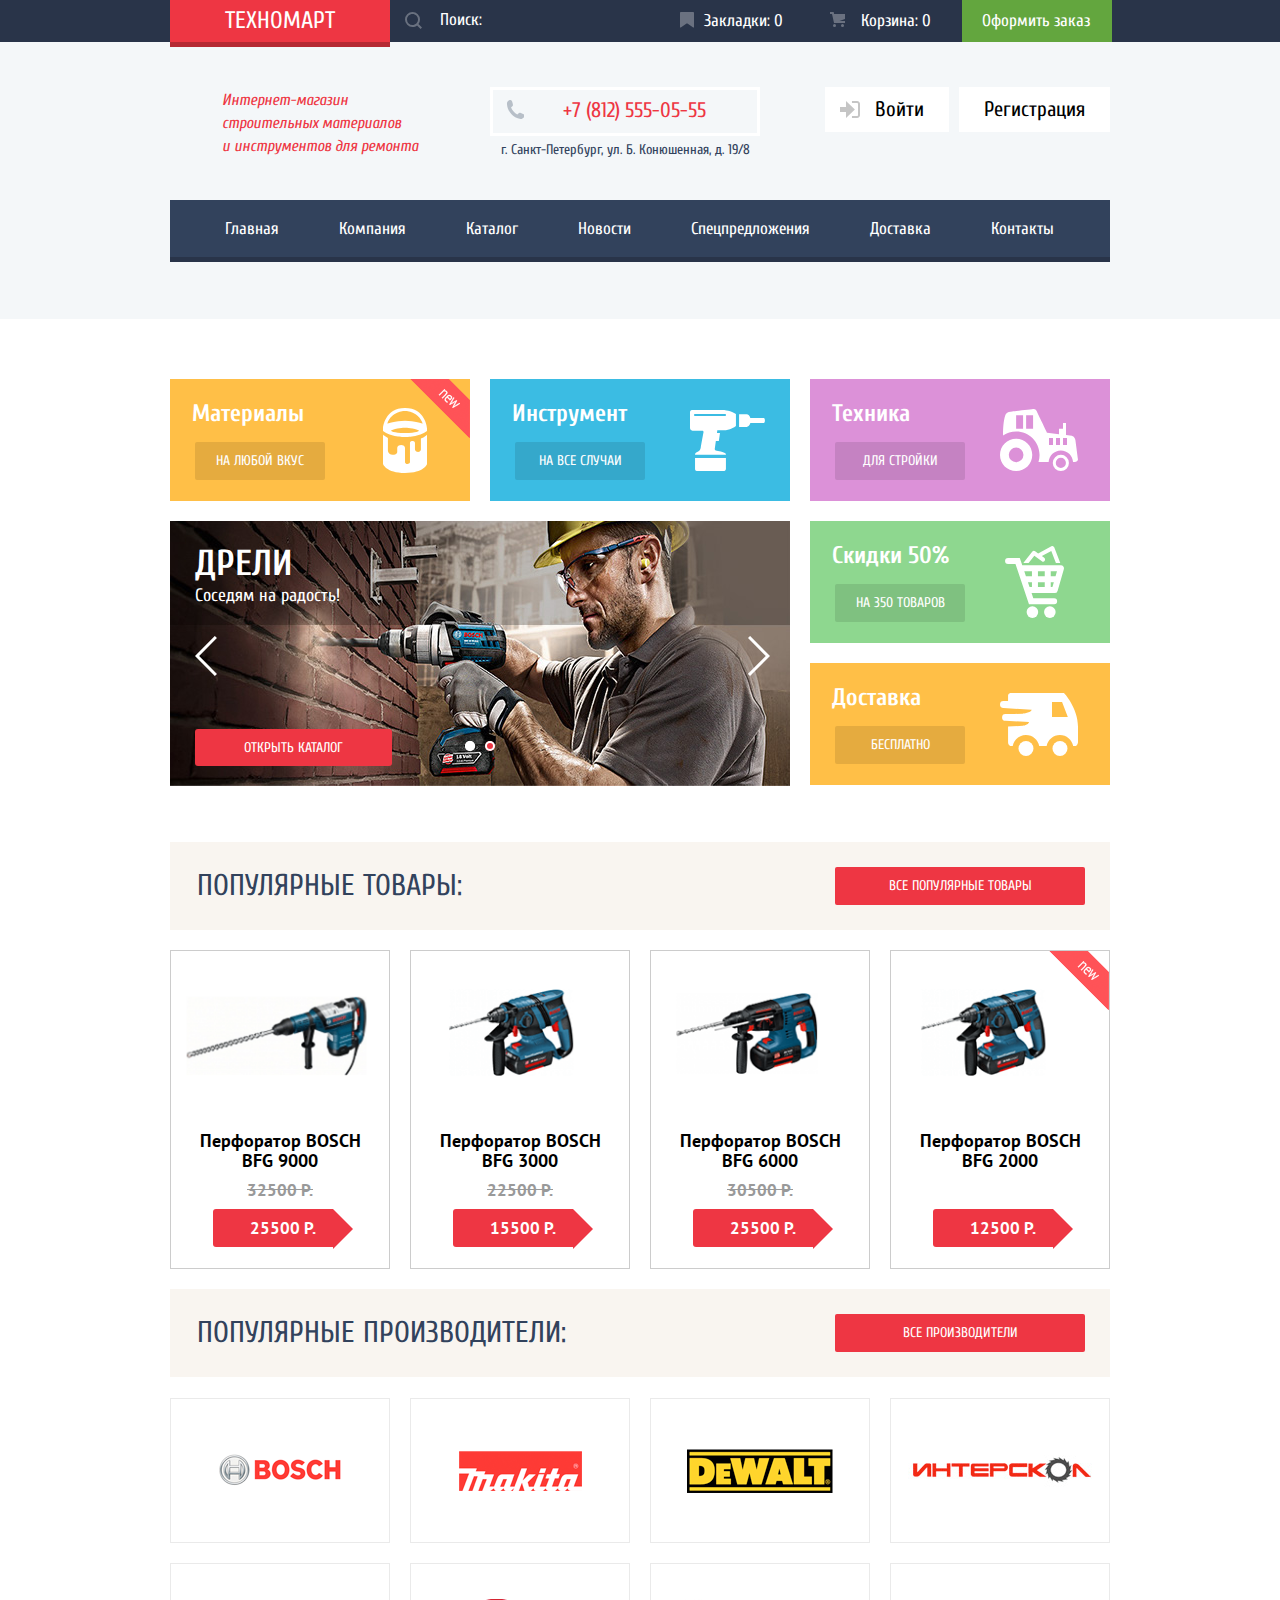
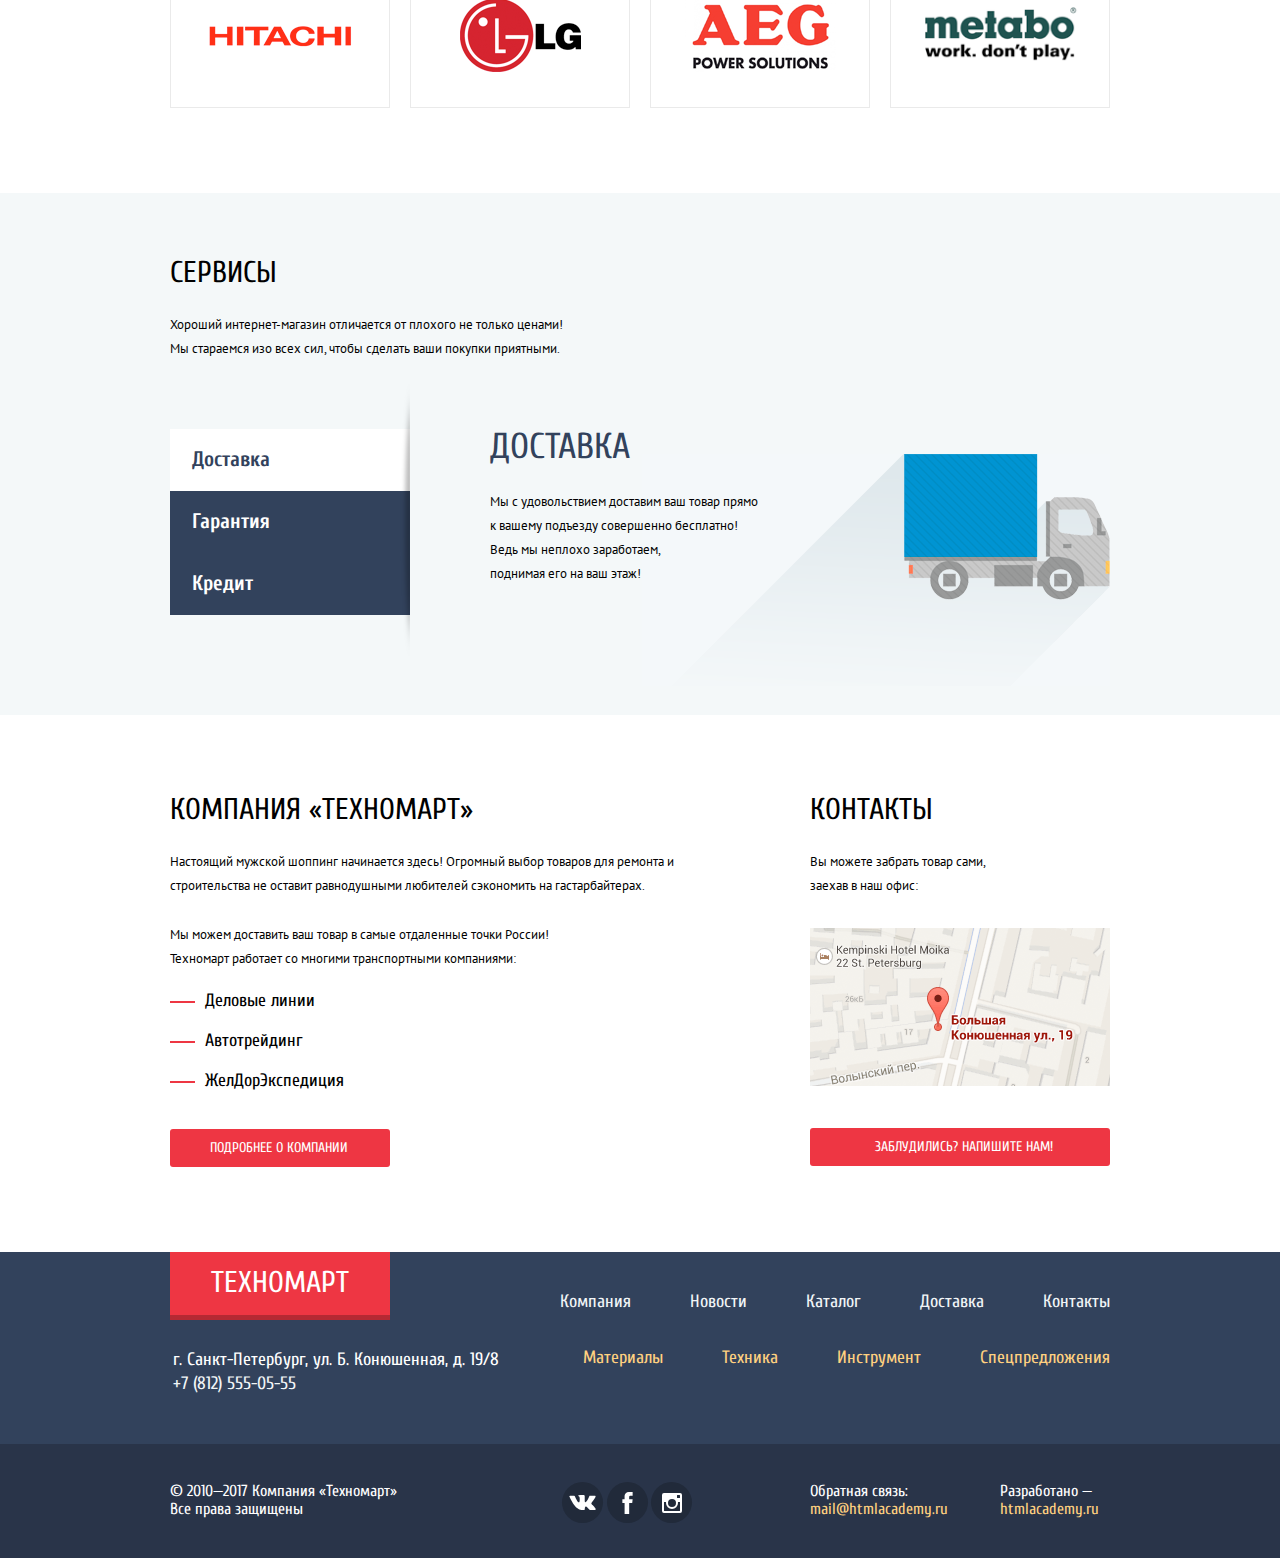
<file: index.html>
<!DOCTYPE html>
<html lang="ru">
<head>
  <meta charset="utf-8">
  <title>HTML Academy: Техномарт</title>
  <link href="https://fonts.googleapis.com/css?family=Cuprum:400,400i,700,700i%7CPT+Sans:400,400i,700,700i&amp;subset=cyrillic" rel="stylesheet">
  <link href="css/min-normalize.css" rel="stylesheet">
  <link href="css/min-style.css" rel="stylesheet">
</head>
<body>
  <header class="main-header">
    <div class="navigation">
      <div class="center">
        <a class="main-header-logo">Техномарт</a>
        <form action="https://echo.htmlacademy.ru" method="get">
          <input class="search" name="search" placeholder="Поиск:" type="search">
        </form>
        <ul class="user-help">
          <li><a class="btn bookmarks" href="#">Закладки: 0</a></li>
          <li><a class="btn basket" href="#">Корзина: 0</a></li>
          <li><a class="btn order" href="#">Оформить заказ</a></li>
        </ul>
      </div>
    </div>
    <div class="info-flex">
      <div class="center">
        <h1 class="header-info">
          Интернет-магазин строительных материалов и&nbsp;инструментов для ремонта
        </h1>
        <ul class="header-contacts">
          <li class="tel"><a href="tel:+78125550555">+7 (812) 555-05-55</a></li>
          <li class="address">г. Санкт-Петербург, ул. Б. Конюшенная, д. 19/8</li>
        </ul>
        <div class="user-nav">
          <ul class="user-navigation">
            <li><a class="login-link" href="#">Войти</a></li>
            <li><a class="registration" href="#">Регистрация</a></li>
          </ul>
        </div>
      </div>
    </div>
    <div class="center">
      <nav class="main-navigation">
        <ul class="site-navigation">
          <li><a href="#">Главная</a></li>
          <li><a href="#">Компания</a></li>
          <li><a href="catalog.html">Каталог</a></li>
          <li><a href="#">Новости</a></li>
          <li><a href="#">Спецпредложения</a></li>
          <li><a href="#">Доставка</a></li>
          <li><a href="#">Контакты</a></li>
        </ul>
      </nav>
    </div>
  </header>
  <main class="container">
    <h2 class="visually-hidden">Техномарт</h2>
    <div class="center">
      <section class="promo-block">
        <div class="promo-block-1">
          <div class="promo-item promo-materials-1 flag">
            <h3>Материалы</h3>
            <a class="btn" href="#">На любой вкус</a>
          </div>
          <div class="promo-item promo-materials-2">
            <h3>Инструмент</h3>
            <a class="btn" href="#">На все случаи</a>
          </div>
          <div class="promo-item promo-materials-3">
            <h3>Техника</h3>
            <a class="btn" href="#">Для стройки</a>
          </div>
        </div>
        <div class="promo-block-2">
          <div class="slider-1">
            <input class="visually-hidden" type="radio" id="slider-1-1" name="slider-1" checked>
            <input class="visually-hidden" type="radio" id="slider-1-2" name="slider-1">
            <div class="slider-1-controls">
              <label class="slider-1-controls-item--1" for="slider-1-1"><span class="visually-hidden">Первый</span></label>
              <label class="slider-1-controls-item--2" for="slider-1-2"><span class="visually-hidden">Второй</span></label>
            </div>
            <div class="slider-1-indicator">
              <label class="slider-1-indicator-item slider-1-indicator-1" for="slider-1-2"><span class="visually-hidden">Первый</span></label>
              <label class="slider-1-indicator-item slider-1-indicator-2" for="slider-1-1"><span class="visually-hidden">Второй</span></label>
            </div>
            <ul class="slider-1-list">
              <li class="slider-1-item">
                <h3 class="slider-1-title">Дрели</h3>
                <p class="slider-1-text">Соседям на радость!</p>
                <a class="slider-1-btn" href="catalog.html">Открыть каталог</a>
              </li>
              <li class="slider-1-item">
                <h3 class="slider-1-title">Перфораторы</h3>
                <p class="slider-1-text">Настоящие мужские игрушки</p>
                <a class="slider-1-btn" href="catalog.html">Открыть каталог</a>
              </li>
            </ul>
          </div>
          <div class="promo-block-3">
            <div class="promo-item promo-materials-4">
              <h3>Скидки 50%</h3>
              <a class="btn" href="#">На 350 товаров</a>
            </div>
            <div class="promo-item promo-materials-5">
              <h3>Доставка</h3>
              <a class="btn" href="#">Бесплатно</a>
            </div>
          </div>
        </div>
      </section>
      <section class="popular-goods">
        <div class="popular">
          <h2>Популярные товары:</h2>
          <a class="btn" href="#">Все популярные товары</a>
        </div>
        <ul class="catalog-list">
          <li class="catalog-item">
            <div class="actions">
              <a href="#" class="buy">Купить</a>
              <a href="#" class="bookmark">В закладки</a>
            </div>
            <div class="image"><img width="218" height="168" src="img/bfg-9000.png" alt="Перфоратор BOSCH BFG 9000"></div>
            <div class="title">Перфоратор BOSCH BFG 9000</div>
            <div class="discount">32500 Р.</div>
            <div class="price">25500 Р.</div>
          </li>
          <li class="catalog-item">
            <div class="actions">
              <a href="#" class="buy">Купить</a>
              <a href="#" class="bookmark">В закладки</a>
            </div>
            <div class="image"><img width="218" height="168" src="img/bfg-3000.png" alt="Перфоратор BOSCH BFG 3000"></div>
            <div class="title">Перфоратор BOSCH BFG 3000</div>
            <div class="discount">22500 Р.</div>
            <div class="price">15500 Р.</div>
          </li>
          <li class="catalog-item">
            <div class="actions">
              <a href="#" class="buy">Купить</a>
              <a href="#" class="bookmark">В закладки</a>
            </div>
            <div class="image"><img width="218" height="168" src="img/bfg-6000.png" alt="Перфоратор BOSCH BFG 6000"></div>
            <div class="title">Перфоратор BOSCH BFG 6000</div>
            <div class="discount">30500 Р.</div>
            <div class="price">25500 Р.</div>
          </li>
          <li class="catalog-item flag">
            <div class="actions">
              <a href="#" class="buy">Купить</a>
              <a href="#" class="bookmark">В закладки</a>
            </div>
            <div class="image"><img width="218" height="168" src="img/bfg-2000.png" alt="Перфоратор BOSCH BFG 2000"></div>
            <div class="title">Перфоратор BOSCH BFG 2000</div>
            <div class="discount"></div>
            <div class="price">12500 Р.</div>
          </li>
        </ul>
      </section>
      <section class="producers">
        <div class="popular">
          <h2>Популярные производители:</h2>
          <a class="btn" href="#">Все производители</a>
        </div>
        <ul class="popular-producers-list">
          <li>
            <a href="#">
              <img src="img/bosch.png" alt="bosch" width="126" height="37">
            </a>
          </li>
          <li>
            <a href="#">
              <img src="img/makita.png" alt="makita" width="123" height="40">
            </a>
          </li>
          <li>
            <a href="#">
              <img src="img/dewalt.png" alt="dewalt" width="146" height="44">
            </a>
          </li>
          <li>
            <a href="#">
              <img src="img/interskol.png" alt="interskol" width="184" height="32">
            </a>
          </li>
          <li>
            <a href="#">
              <img src="img/hitachi.png" alt="hitachi" width="143" height="22">
            </a>
          </li>
          <li>
            <a href="#">
              <img src="img/lg.png" alt="lg" width="121" height="73">
            </a>
          </li>
          <li>
            <a href="#">
              <img src="img/aeg.png" alt="aeg" width="151" height="84">
            </a>
          </li>
          <li>
            <a href="#">
              <img src="img/metabo.png" alt="metabo" width="155" height="55">
            </a>
          </li>
        </ul>
      </section>
    </div>
    <section class="services">
      <div class="center">
        <h2>Сервисы</h2>
        <p class="services-p">Хороший интернет-магазин отличается от плохого не только ценами! Мы стараемся изо всех сил, чтобы сделать ваши покупки приятными.</p>
        <div class="slider-2">
          <input class="visually-hidden" type="radio" id="product-1" name="toggle" checked>
          <input class="visually-hidden" type="radio" id="product-2" name="toggle">
          <input class="visually-hidden" type="radio" id="product-3" name="toggle">
          <div class="slider-controls">
            <label class="slider-controls-item slider-controls-item-1" for="product-1">Доставка</label>
            <label class="slider-controls-item slider-controls-item-2" for="product-2">Гарантия</label>
            <label class="slider-controls-item slider-controls-item-3" for="product-3">Кредит</label>
          </div>
          <ul class="slider-list">
            <li class="slider-item">
              <h3>Доставка</h3>
              <p class="slide-1">Мы с удовольствием доставим ваш товар прямо<br>
                к вашему подъезду совершенно бесплатно!&nbsp;
                Ведь мы неплохо заработаем,<br>
              поднимая его на ваш этаж!</p>
            </li>
            <li class="slider-item">
              <h3>Гарантии</h3>
              <p class="slide-2">
                Если купленный у нас товар поломается или заискрит,<br>
                а также в случае пожара, спровоцированного его возгоранием, вы всегда можете быть уверены в нашей гарантии. Мы обменяем сгоревший товар на новый.<br>
              Дом уж восстановите как-нибудь сами.</p>
            </li>
            <li class="slider-item">
              <h3>Кредит</h3>
              <p class="slide-3">Залезть в долговую яму стало проще!<br>
              Кредитные консультанты придут вам на помощь.</p>
              <a class="btn" href="#">Отправить заявку</a>
            </li>
          </ul>
        </div>
      </div>
    </section>
    <div class="about-company center">
      <section class="about">
        <h2>Компания «техномарт»</h2>
        <p>Настоящий мужской шоппинг начинается здесь! Огромный выбор товаров для ремонта и строительства не оставит равнодушными любителей сэкономить на гастарбайтерах.</p>
        <p>Мы можем доставить ваш товар в самые отдаленные точки России!</p>
        <p>Техномарт работает со многими транспортными компаниями:</p>
        <ul>
          <li>Деловые линии</li>
          <li>Автотрейдинг</li>
          <li>ЖелДорЭкспедиция</li>
        </ul>
        <a class="btn" href="#">Подробнее о компании</a>
      </section>
      <section class="contacts">
        <h2>Контакты</h2>
        <p>Вы можете забрать товар сами, заехав в наш офис:</p>
        <a class="contacts-button-map" target="_blank" href="https://www.google.com/maps/place/%D0%91%D0%BE%D0%BB%D1%8C%D1%88%D0%B0%D1%8F+%D0%9A%D0%BE%D0%BD%D1%8E%D1%88%D0%B5%D0%BD%D0%BD%D0%B0%D1%8F+%D1%83%D0%BB.,+19,+%D0%A1%D0%B0%D0%BD%D0%BA%D1%82-%D0%9F%D0%B5%D1%82%D0%B5%D1%80%D0%B1%D1%83%D1%80%D0%B3,+191186/@59.9387533,30.3218845,17.5z/data=!4m5!3m4!1s0x4696310fca5ba729:0xea9c53d4493c879f!8m2!3d59.9387942!4d30.3230833">
          <img src="img/map.png" alt="Магазин компании по адресу ул. Большая Конюшенная 19, Санкт-Петербург" width="300" height="158">
        </a>
        <a class="btn write-us-btn" href="form.html">Заблудились? Напишите нам!</a>
      </section>
    </div>
  </main>
  <footer class="main-footer">
    <div class="center">
      <div class="footer-column-1">
        <a class="footer-logo">Техномарт</a>
        <p class="footer-contacts">
          г. Санкт-Петербург, ул. Б. Конюшенная, д. 19/8
          <a href="tel:+78125550555">+7 (812) 555-05-55</a>
        </p>
      </div>
      <div class="footer-column-2">
        <nav class="footer-navigation">
          <ul class="navigation-top">
            <li><a href="#">Компания</a></li>
            <li><a href="#">Новости</a></li>
            <li><a href="catalog.html">Каталог</a></li>
            <li><a href="#">Доставка</a></li>
            <li><a href="#">Контакты</a></li>
          </ul>
          <ul class="navigation-down">
            <li><a href="#">Материалы</a></li>
            <li><a href="#">Техника</a></li>
            <li><a href="#">Инструмент</a></li>
            <li><a href="#">Спецпредложения</a></li>
          </ul>
        </nav>
      </div>
    </div>
    <div class="footer-color">
      <div class="center">
        <p class="copyright">
          © 2010—2017 Компания «Техномарт»
          Все&nbsp;права&nbsp;защищены
        </p>
        <div class="footer-social">
          <ul>
            <li>
              <a class="social-button" href="#">
                <span class="visually-hidden">Вконтакте</span>
                <svg xmlns="http://www.w3.org/2000/svg" width="27" height="15" viewBox="0 0 26.14 14.91">
                  <path d="M26 13.47l-.09-.17a13.55 13.55 0 0 0-2.6-3q-.87-.83-1.1-1.12A1 1 0 0 1 22 8a10.27 10.27 0 0 1 1.22-1.78l.88-1.16q2.35-3.13 2-4L26 .94a.8.8 0 0 0-.4-.22 2.14 2.14 0 0 0-.87 0h-3.92a.51.51 0 0 0-.27 0h-.3a.6.6 0 0 0-.15.14.93.93 0 0 0-.14.24 22.22 22.22 0 0 1-1.46 3.06q-.5.84-.93 1.46a7 7 0 0 1-.71.91 4.94 4.94 0 0 1-.52.47q-.23.18-.35.15l-.23-.05a.9.9 0 0 1-.31-.33 1.49 1.49 0 0 1-.16-.53v-.55-.65-.57-1.12-1-.75a3.14 3.14 0 0 0 0-.62 2.12 2.12 0 0 0-.14-.44.73.73 0 0 0-.28-.33 1.57 1.57 0 0 0-.46-.18A9 9 0 0 0 12.57 0a8.93 8.93 0 0 0-3.25.33 1.83 1.83 0 0 0-.52.41q-.25.3-.07.33a1.67 1.67 0 0 1 1.16.59l.08.16a2.6 2.6 0 0 1 .19.63 6.32 6.32 0 0 1 .12 1 10.59 10.59 0 0 1 0 1.7q-.07.71-.13 1.1a2.21 2.21 0 0 1-.18.64 2.69 2.69 0 0 1-.16.3l-.07.07a1 1 0 0 1-.37.07.86.86 0 0 1-.46-.19 3.27 3.27 0 0 1-.56-.52 7 7 0 0 1-.66-.93q-.37-.6-.76-1.42l-.22-.39q-.2-.38-.56-1.11t-.62-1.43A.9.9 0 0 0 5.2.9h-.07a.93.93 0 0 0-.22-.16A1.44 1.44 0 0 0 4.6.65L.87.68A1 1 0 0 0 .1.94L0 1a.44.44 0 0 0 0 .22 1.08 1.08 0 0 0 .08.37Q.9 3.53 1.86 5.31t1.66 2.87Q4.23 9.27 5 10.24t1 1.24l.37.41.34.33a8.06 8.06 0 0 0 1 .78 16.34 16.34 0 0 0 1.4.9 7.6 7.6 0 0 0 1.79.72 6.19 6.19 0 0 0 2 .22h1.57a1.08 1.08 0 0 0 .72-.3l.05-.07a.9.9 0 0 0 .1-.25 1.38 1.38 0 0 0 0-.37 4.48 4.48 0 0 1 .09-1.05 2.77 2.77 0 0 1 .23-.71 1.74 1.74 0 0 1 .29-.4 1.19 1.19 0 0 1 .23-.2h.11a.86.86 0 0 1 .77.21 4.52 4.52 0 0 1 .83.79q.39.47.93 1.05a6.41 6.41 0 0 0 1 .87l.27.16a3.31 3.31 0 0 0 .71.3 1.53 1.53 0 0 0 .76.07l3.48-.05a1.58 1.58 0 0 0 .8-.17.68.68 0 0 0 .34-.37 1.06 1.06 0 0 0 0-.46 1.71 1.71 0 0 0-.1-.36z" fill="#fff">
                  </path>
                </svg>
              </a>
            </li>
            <li>
              <a class="social-button" href="#">
                <span class="visually-hidden">Фейсбук</span>
                <svg xmlns="http://www.w3.org/2000/svg" width="19" height="22" viewBox="0 0 10.15 21.74">
                  <path d="M3.34 1.12A4.77 4.77 0 0 1 6.53 0h3.61v3.81H7.81a1.07 1.07 0 0 0-1.09.83v2.55h3.42c-.08 1.23-.24 2.45-.41 3.67h-3v10.87H2.21V10.86H0V7.21h2.19V3.66a3.83 3.83 0 0 1 1.15-2.54z" fill="#fff">
                  </path>
                </svg>
              </a>
            </li>
            <li>
              <a class="social-button" href="#">
                <span class="visually-hidden">Инстаграм</span>
                <svg xmlns="http://www.w3.org/2000/svg" width="20" height="20" viewBox="0 0 20 20">
                  <path d="M18 0H2a2 2 0 0 0-2 2v16a2 2 0 0 0 2 2h16a2 2 0 0 0 2-2V2a2 2 0 0 0-2-2zm-8 6a4 4 0 1 1-4 4 4 4 0 0 1 4-4zM2.5 18a.47.47 0 0 1-.5-.5V9h2.1a3.4 3.4 0 0 0-.1 1 6 6 0 1 0 12 0 3.4 3.4 0 0 0-.1-1H18v8.5a.47.47 0 0 1-.5.5zM18 4.5a.47.47 0 0 1-.5.5h-2a.47.47 0 0 1-.5-.5v-2a.47.47 0 0 1 .5-.5h2a.47.47 0 0 1 .5.5z" fill="#fff">
                  </path>
                </svg>
              </a>
            </li>
          </ul>
        </div>
        <div class="footer-feedback-colum">
          <p class="footer-feedback">
            Обратная связь:
            <a href="mailto:mail@htmlacademy.ru">mail@htmlacademy.ru</a>
          </p>
          <p class="footer-copyright">
            Разработано —
            <a href="https://htmlacademy.ru/intensive/htmlcss">htmlacademy.ru</a>
          </p>
        </div>
      </div>
    </div>
  </footer>
  <section class="modal-write-us">
    <h3 class="visually-hidden">Напишите нам</h3>
    <form class="write-us-form" action="https://echo.htmlacademy.ru" method="post">
      <div class="write-us">
        <p class="write-us-item">
          <label for="write-us-name">Ваше имя:</label>
          <input id="write-us-name" type="text" name="user-name" placeholder="Представьтесь, пожалуйста">
        </p>
        <p class="write-us-item">
          <label for="write-us-email">Ваш e-mail:</label>
          <input id="write-us-email" type="email" name="email" placeholder="Для отправки ответа">
        </p>
        <p class="write-us-item textarea">
          <label for="write-us-text">Текст письма:</label>
          <textarea id="write-us-text" name="text" rows="6" placeholder="В свободной форме"></textarea>
        </p>
      </div>
      <div class="write-us-wrapper">
        <button class="btn" type="submit">Отправить</button>
      </div>
    </form>
    <button class="modal-close" type="button">Закрыть</button>
  </section>
  <section class="modal-map">
    <h3 class="visually-hidden">Как до нас добраться</h3>
    <iframe src="https://www.google.com/maps/embed?pb=!1m18!1m12!1m3!1d1998.6037999040354!2d30.322010416394033!3d59.938716271971415!2m3!1f0!2f0!3f0!3m2!1i1024!2i768!4f13.1!3m3!1m2!1s0x4696310fca5ba729%3A0xea9c53d4493c879f!2sBolshaya+Konyushennaya+ul.%2C+19%2C+Sankt-Peterburg%2C+Russia%2C+191186!5e0!3m2!1sen!2s!4v1441888483426" width="940" height="446" allowfullscreen></iframe>
    <p>
      <img src="img/map-big.jpg" width="940" height="446" alt="Магазин компании по адресу ул. Большая Конюшенная 19, Санкт-Петербург">
    </p>
    <button class="modal-close" type="button">Закрыть</button>
  </section>
  <section class="modal-cart">
    <h3 class="green-circle">Товар добавлен в корзину!</h3>
    <div class="modal-cart-wrapper">
      <a class="btn1" href="#">Оформить заказ</a>
      <a class="btn2" href="#">Продолжить покупки</a>
    </div>
    <button class="modal-close" type="button">Закрыть</button>
  </section>
  <script src="js/min-scripts.js">
  </script>
</body>
</html>
</file>
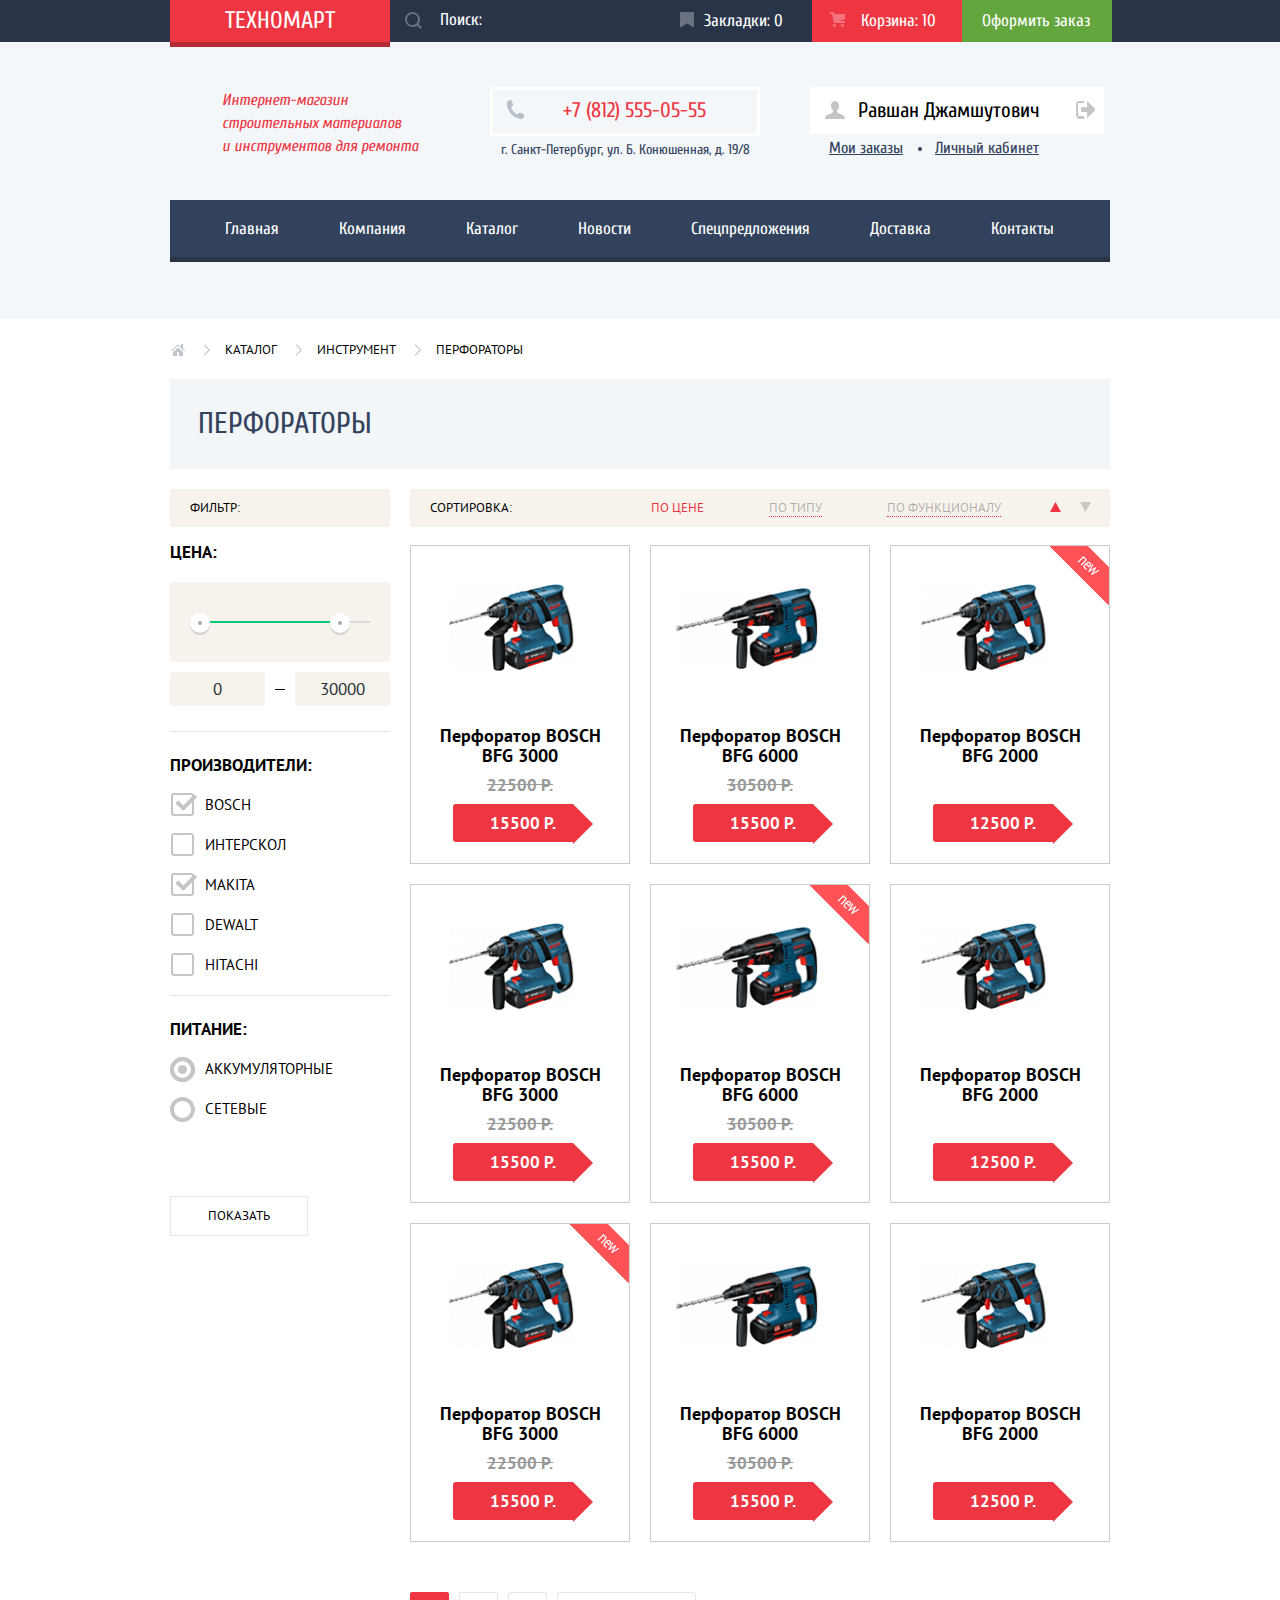
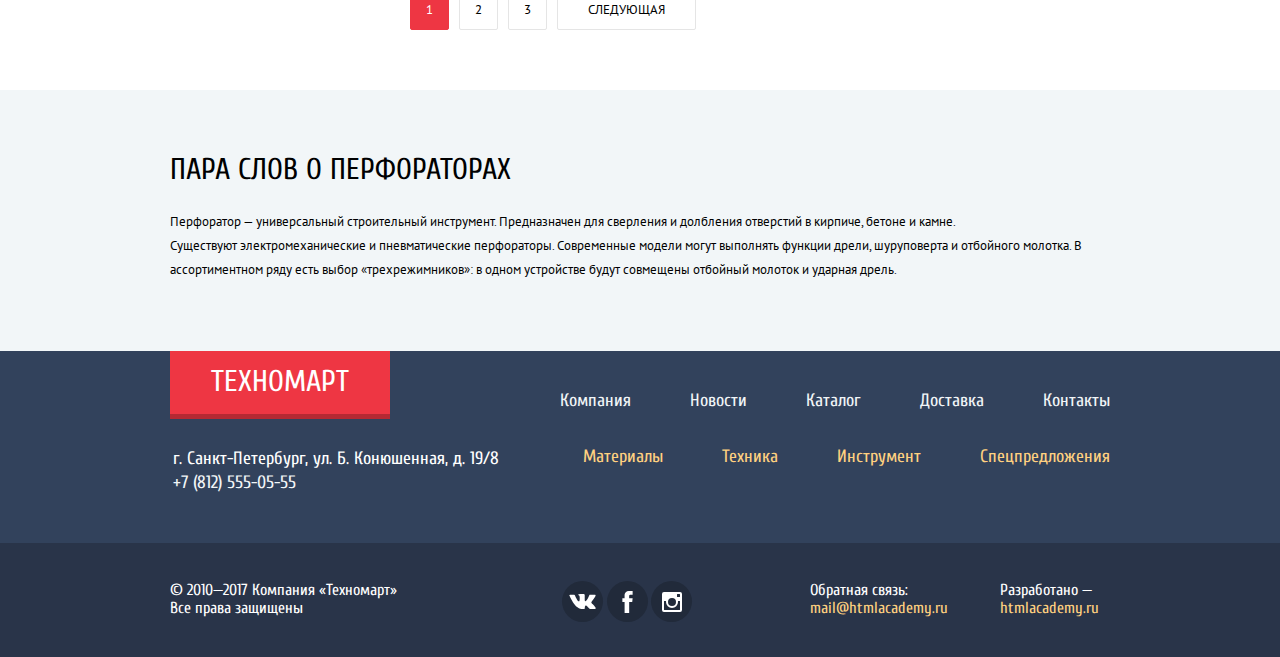
<file: catalog.html>
<!DOCTYPE html>
<html lang="ru">
<head>
  <meta charset="utf-8">
  <title>Каталог товаров</title>
  <link href="https://fonts.googleapis.com/css?family=Cuprum:400,400i,700,700i%7CPT+Sans:400,400i,700,700i&amp;subset=cyrillic" rel="stylesheet">
  <link href="css/min-normalize.css" rel="stylesheet">
  <link href="css/min-style.css" rel="stylesheet">
</head>
<body>
  <header class="main-header catalog-page">
    <div class="navigation">
      <div class="center">
        <a class="main-header-logo" href="index.html">Техномарт</a>
        <form action="https://echo.htmlacademy.ru" method="get">
          <input class="search" name="search" placeholder="Поиск:" type="search">
        </form>
        <ul class="user-help">
          <li><a class="btn bookmarks" href="#">Закладки: 0</a></li>
          <li><a class="btn basket inner" href="#">Корзина: 10</a></li>
          <li><a class="btn order" href="#">Оформить заказ</a></li>
        </ul>
      </div>
    </div>
    <div class="info-flex">
      <div class="center">
        <h1 class="header-info">
          Интернет-магазин строительных материалов и&nbsp;инструментов для ремонта
        </h1>
        <ul class="header-contacts">
          <li class="tel"><a href="tel:+78125550555">+7 (812) 555-05-55</a></li>
          <li class="address">г. Санкт-Петербург, ул. Б. Конюшенная, д. 19/8</li>
        </ul>
        <div class="user-nav">
          <ul class="user-navigation-in">
            <li><a class="login-in" href="#">Равшан Джамшутович</a></li>
            <li><a class="login-exit" href="#"></a></li>
          </ul>
          <ul class="user-account">
            <li><a class="login-in-order" href="#">Мои заказы</a></li>
            <li class="user-account-item"><a class="login-in-room" href="#">Личный кабинет</a></li>
          </ul>
        </div>
      </div>
    </div>
    <div class="center">
      <nav class="main-navigation">
        <ul class="site-navigation">
          <li><a href="index.html">Главная</a></li>
          <li><a href="#">Компания</a></li>
          <li><a href="catalog.html">Каталог</a></li>
          <li><a href="#">Новости</a></li>
          <li><a href="#">Спецпредложения</a></li>
          <li><a href="#">Доставка</a></li>
          <li><a href="#">Контакты</a></li>
        </ul>
      </nav>
    </div>
  </header>
  <main class="container-ineer">
    <div class="center">
      <ul class="breadcrumbs">
        <li><a class="breadcrumbs-home" href="index.html"><span class="visually-hidden">Главная</span></a></li>
        <li><a href="catalog.html">Каталог</a></li>
        <li><a href="#">Инструмент</a></li>
        <li class="breadcrumbs-current"><a>Перфораторы</a></li>
      </ul>
      <h1 class="title-catalog">Перфораторы</h1>
      <div class="catalog-colum">
        <section class="filters">
          <h3 class="filter-title">Фильтр:</h3>
          <form class="filter" method="get" action="https://echo.htmlacademy.ru">
            <fieldset class="filter-item">
              <legend>Цена:</legend>
              <div class="range-filter">
                <div class="range-controls">
                  <div class="scale">
                    <div class="bar" style="margin-left: 0; width: 80%"></div>
                  </div>
                  <div class="toggle toggle-min"></div>
                  <div class="toggle toggle-max"></div>
                </div>
                <div class="price-controls">
                  <label class="min-price"><input name="min-price" type="text" value="0"></label>
                  <label class="max-price"><input name="max-price" type="text" value="30000"></label>
                </div>
              </div>
            </fieldset>
            <fieldset>
              <legend>Производители:</legend>
              <ul>
                <li class="filter-option">
                  <input class="visually-hidden filter-input filter-input-checkbox" type="checkbox" name="bosch" id="filter-bosch" checked>
                  <label for="filter-bosch">Bosch</label>
                </li>
                <li class="filter-option">
                  <input class="visually-hidden filter-input filter-input-checkbox" type="checkbox" name="interskol" id="filter-interskol">
                  <label for="filter-interskol">Интерскол</label>
                </li>
                <li class="filter-option">
                  <input class="visually-hidden filter-input filter-input-checkbox" type="checkbox" name="makita" id="filter-makita" checked>
                  <label for="filter-makita">Makita</label>
                </li>
                <li class="filter-option">
                  <input class="visually-hidden filter-input filter-input-checkbox" type="checkbox" name="dewalt" id="filter-dewalt">
                  <label for="filter-dewalt">Dewalt</label>
                </li>
                <li class="filter-option">
                  <input class="visually-hidden filter-input filter-input-checkbox" type="checkbox" name="hitachi" id="filter-hitachi">
                  <label for="filter-hitachi">Hitachi</label>
                </li>
              </ul>
            </fieldset>
            <fieldset>
              <legend>Питание:</legend>
              <ul>
                <li class="filter-option">
                  <input class="visually-hidden filter-input filter-input-radio" type="radio" name="product-group" value="rechargeable" id="filter-rechargeable" checked>
                  <label for="filter-rechargeable">Аккумуляторные</label>
                </li>
                <li class="filter-option">
                  <input class="visually-hidden filter-input filter-input-radio" type="radio" name="product-group" value="network" id="filter-network">
                  <label for="filter-network">Сетевые</label>
                </li>
              </ul>
            </fieldset>
            <button type="submit" class="filter-button button">Показать</button>
          </form>
        </section>
        <section class="catalog">
          <h2 class="visually-hidden">Каталог товаров</h2>
          <div class="sort">
            <h3 class="sort-title">Сортировка:</h3>
            <ul class="sorting-type">
              <li class="sorting-item sorting-item-current"><a href="#">По цене</a></li>
              <li class="sorting-item"><a href="#">По типу</a></li>
              <li class="sorting-item"><a  href="#">По функционалу</a></li>
            </ul>
            <ul class="sorting-price">
              <li><a class="sorting-item-up sorting-item-up-corrent" href="#" aria-label="От меньшему к большему"></a></li>
              <li><a class="sorting-item-down" href="#" aria-label="От большего к меньшему"></a></li>
            </ul>
          </div>
          <ul class="catalog-list-inner">
            <li class="catalog-item inner">
              <div class="actions">
                <a href="#" class="buy">Купить</a>
                <a href="#" class="bookmark">В закладки</a>
              </div>
              <div class="image"><img width="218" height="168" src="img/bfg-3000.png" alt="Перфоратор BOSCH BFG 3000"></div>
              <div class="title">Перфоратор BOSCH BFG 3000</div>
              <div class="discount">22500 Р.</div>
              <div class="price">15500 Р.</div>
            </li>
            <li class="catalog-item">
              <div class="actions">
                <a href="#" class="buy">Купить</a>
                <a href="#" class="bookmark">В закладки</a>
              </div>
              <div class="image"><img width="218" height="168" src="img/bfg-6000.png" alt="Перфоратор BOSCH BFG 6000"></div>
              <div class="title">Перфоратор BOSCH BFG 6000</div>
              <div class="discount">30500 Р.</div>
              <div class="price">15500 Р.</div>
            </li>
            <li class="catalog-item flag">
              <div class="actions">
                <a href="#" class="buy">Купить</a>
                <a href="#" class="bookmark">В закладки</a>
              </div>
              <div class="image"><img width="218" height="168" src="img/bfg-2000.png" alt="Перфоратор BOSCH BFG 2000"></div>
              <div class="title">Перфоратор BOSCH BFG 2000</div>
              <div class="discount"></div>
              <div class="price">12500 Р.</div>
            </li>
            <li class="catalog-item">
              <div class="actions">
                <a href="#" class="buy">Купить</a>
                <a href="#" class="bookmark">В закладки</a>
              </div>
              <div class="image"><img width="218" height="168" src="img/bfg-3000.png" alt="Перфоратор BOSCH BFG 3000"></div>
              <div class="title">Перфоратор BOSCH BFG 3000</div>
              <div class="discount">22500 Р.</div>
              <div class="price">15500 Р.</div>
            </li>
            <li class="catalog-item flag">
              <div class="actions">
                <a href="#" class="buy">Купить</a>
                <a href="#" class="bookmark">В закладки</a>
              </div>
              <div class="image"><img width="218" height="168" src="img/bfg-6000.png" alt="Перфоратор BOSCH BFG 6000"></div>
              <div class="title">Перфоратор BOSCH BFG 6000</div>
              <div class="discount">30500 Р.</div>
              <div class="price">15500 Р.</div>
            </li>
            <li class="catalog-item">
              <div class="actions">
                <a href="#" class="buy">Купить</a>
                <a href="#" class="bookmark">В закладки</a>
              </div>
              <div class="image"><img width="218" height="168" src="img/bfg-2000.png" alt="Перфоратор BOSCH BFG 2000"></div>
              <div class="title">Перфоратор BOSCH BFG 2000</div>
              <div class="discount"></div>
              <div class="price">12500 Р.</div>
            </li>
            <li class="catalog-item flag">
              <div class="actions">
                <a href="#" class="buy">Купить</a>
                <a href="#" class="bookmark">В закладки</a>
              </div>
              <div class="image"><img width="218" height="168" src="img/bfg-3000.png" alt="Перфоратор BOSCH BFG 3000"></div>
              <div class="title">Перфоратор BOSCH BFG 3000</div>
              <div class="discount">22500 Р.</div>
              <div class="price">15500 Р.</div>
            </li>
            <li class="catalog-item">
              <div class="actions">
                <a href="#" class="buy">Купить</a>
                <a href="#" class="bookmark">В закладки</a>
              </div>
              <div class="image"><img width="218" height="168" src="img/bfg-6000.png" alt="Перфоратор BOSCH BFG 6000"></div>
              <div class="title">Перфоратор BOSCH BFG 6000</div>
              <div class="discount">30500 Р.</div>
              <div class="price">15500 Р.</div>
            </li>
            <li class="catalog-item">
              <div class="actions">
                <a href="#" class="buy">Купить</a>
                <a href="#" class="bookmark">В закладки</a>
              </div>
              <div class="image"><img width="218" height="168" src="img/bfg-2000.png" alt="Перфоратор BOSCH BFG 2000"></div>
              <div class="title">Перфоратор BOSCH BFG 2000</div>
              <div class="discount"></div>
              <div class="price">12500 Р.</div>
            </li>
          </ul>
          <ul class="pagination-list">
            <li class="pagination-item pagination-item-current"><a>1</a></li>
            <li class="pagination-item"><a href="#">2</a></li>
            <li class="pagination-item"><a href="#">3</a></li>
            <li class="pagination-item next"><a href="#">Следующая</a></li>
          </ul>
        </section>
      </div>
    </div>
    <section class="about-catalog">
      <div class="center">
        <h2>Пара слов о перфораторах</h2>
        <p>Перфоратор — универсальный строительный инструмент. Предназначен для сверления и долбления отверстий в кирпиче, бетоне и камне.<br>
        Существуют электромеханические и пневматические перфораторы. Современные модели могут выполнять функции дрели, шуруповерта и отбойного молотка. В ассортиментном ряду есть выбор «трехрежимников»: в одном устройстве будут совмещены отбойный молоток и ударная дрель.</p>
      </div>
    </section>
  </main>
  <footer class="main-footer">
    <div class="center">
      <div class="footer-column-1">
        <a class="footer-logo"  href="index.html">Техномарт</a>
        <p class="footer-contacts">
          г. Санкт-Петербург, ул. Б. Конюшенная, д. 19/8
          <a href="tel:+78125550555">+7 (812) 555-05-55</a>
        </p>
      </div>
      <div class="footer-column-2">
        <nav class="footer-navigation">
          <ul class="navigation-top">
            <li><a href="#">Компания</a></li>
            <li><a href="#">Новости</a></li>
            <li><a href="catalog.html">Каталог</a></li>
            <li><a href="#">Доставка</a></li>
            <li><a href="#">Контакты</a></li>
          </ul>
          <ul class="navigation-down">
            <li><a href="#">Материалы</a></li>
            <li><a href="#">Техника</a></li>
            <li><a href="#">Инструмент</a></li>
            <li><a href="#">Спецпредложения</a></li>
          </ul>
        </nav>
      </div>
    </div>
    <div class="footer-color">
      <div class="center">
        <p class="copyright">
          © 2010—2017 Компания «Техномарт»
          Все&nbsp;права&nbsp;защищены
        </p>
        <div class="footer-social">
          <ul>
            <li>
              <a class="social-button" href="#">
                <span class="visually-hidden">Вконтакте</span>
                <svg xmlns="http://www.w3.org/2000/svg" width="27" height="15" viewBox="0 0 26.14 14.91">
                  <path d="M26 13.47l-.09-.17a13.55 13.55 0 0 0-2.6-3q-.87-.83-1.1-1.12A1 1 0 0 1 22 8a10.27 10.27 0 0 1 1.22-1.78l.88-1.16q2.35-3.13 2-4L26 .94a.8.8 0 0 0-.4-.22 2.14 2.14 0 0 0-.87 0h-3.92a.51.51 0 0 0-.27 0h-.3a.6.6 0 0 0-.15.14.93.93 0 0 0-.14.24 22.22 22.22 0 0 1-1.46 3.06q-.5.84-.93 1.46a7 7 0 0 1-.71.91 4.94 4.94 0 0 1-.52.47q-.23.18-.35.15l-.23-.05a.9.9 0 0 1-.31-.33 1.49 1.49 0 0 1-.16-.53v-.55-.65-.57-1.12-1-.75a3.14 3.14 0 0 0 0-.62 2.12 2.12 0 0 0-.14-.44.73.73 0 0 0-.28-.33 1.57 1.57 0 0 0-.46-.18A9 9 0 0 0 12.57 0a8.93 8.93 0 0 0-3.25.33 1.83 1.83 0 0 0-.52.41q-.25.3-.07.33a1.67 1.67 0 0 1 1.16.59l.08.16a2.6 2.6 0 0 1 .19.63 6.32 6.32 0 0 1 .12 1 10.59 10.59 0 0 1 0 1.7q-.07.71-.13 1.1a2.21 2.21 0 0 1-.18.64 2.69 2.69 0 0 1-.16.3l-.07.07a1 1 0 0 1-.37.07.86.86 0 0 1-.46-.19 3.27 3.27 0 0 1-.56-.52 7 7 0 0 1-.66-.93q-.37-.6-.76-1.42l-.22-.39q-.2-.38-.56-1.11t-.62-1.43A.9.9 0 0 0 5.2.9h-.07a.93.93 0 0 0-.22-.16A1.44 1.44 0 0 0 4.6.65L.87.68A1 1 0 0 0 .1.94L0 1a.44.44 0 0 0 0 .22 1.08 1.08 0 0 0 .08.37Q.9 3.53 1.86 5.31t1.66 2.87Q4.23 9.27 5 10.24t1 1.24l.37.41.34.33a8.06 8.06 0 0 0 1 .78 16.34 16.34 0 0 0 1.4.9 7.6 7.6 0 0 0 1.79.72 6.19 6.19 0 0 0 2 .22h1.57a1.08 1.08 0 0 0 .72-.3l.05-.07a.9.9 0 0 0 .1-.25 1.38 1.38 0 0 0 0-.37 4.48 4.48 0 0 1 .09-1.05 2.77 2.77 0 0 1 .23-.71 1.74 1.74 0 0 1 .29-.4 1.19 1.19 0 0 1 .23-.2h.11a.86.86 0 0 1 .77.21 4.52 4.52 0 0 1 .83.79q.39.47.93 1.05a6.41 6.41 0 0 0 1 .87l.27.16a3.31 3.31 0 0 0 .71.3 1.53 1.53 0 0 0 .76.07l3.48-.05a1.58 1.58 0 0 0 .8-.17.68.68 0 0 0 .34-.37 1.06 1.06 0 0 0 0-.46 1.71 1.71 0 0 0-.1-.36z" fill="#fff">
                  </path>
                </svg>
              </a>
            </li>
            <li>
              <a class="social-button" href="#">
                <span class="visually-hidden">Фейсбук</span>
                <svg xmlns="http://www.w3.org/2000/svg" width="19" height="22" viewBox="0 0 10.15 21.74">
                  <path d="M3.34 1.12A4.77 4.77 0 0 1 6.53 0h3.61v3.81H7.81a1.07 1.07 0 0 0-1.09.83v2.55h3.42c-.08 1.23-.24 2.45-.41 3.67h-3v10.87H2.21V10.86H0V7.21h2.19V3.66a3.83 3.83 0 0 1 1.15-2.54z" fill="#fff">
                  </path>
                </svg>
              </a>
            </li>
            <li>
              <a class="social-button" href="#">
                <span class="visually-hidden">Инстаграм</span>
                <svg xmlns="http://www.w3.org/2000/svg" width="20" height="20" viewBox="0 0 20 20">
                  <path d="M18 0H2a2 2 0 0 0-2 2v16a2 2 0 0 0 2 2h16a2 2 0 0 0 2-2V2a2 2 0 0 0-2-2zm-8 6a4 4 0 1 1-4 4 4 4 0 0 1 4-4zM2.5 18a.47.47 0 0 1-.5-.5V9h2.1a3.4 3.4 0 0 0-.1 1 6 6 0 1 0 12 0 3.4 3.4 0 0 0-.1-1H18v8.5a.47.47 0 0 1-.5.5zM18 4.5a.47.47 0 0 1-.5.5h-2a.47.47 0 0 1-.5-.5v-2a.47.47 0 0 1 .5-.5h2a.47.47 0 0 1 .5.5z" fill="#fff">
                  </path>
                </svg>
              </a>
            </li>
          </ul>
        </div>
        <div class="footer-feedback-colum">
          <p class="footer-feedback">
            Обратная связь:
            <a href="mailto:mail@htmlacademy.ru">mail@htmlacademy.ru</a>
          </p>
          <p class="footer-copyright">
            Разработано —
            <a href="https://htmlacademy.ru/intensive/htmlcss">htmlacademy.ru</a>
          </p>
        </div>
      </div>
    </div>
  </footer>
  <section class="modal-cart">
    <h3 class="green-circle">Товар добавлен в корзину!</h3>
    <div class="modal-cart-wrapper">
      <a class="btn1" href="#">Оформить заказ</a>
      <a class="btn2" href="#">Продолжить покупки</a>
    </div>
    <button class="modal-close" type="button">Закрыть</button>
  </section>
  <script src="js/min-scripts.js">
  </script>
</body>
</html>
</file>
<file: css/min-style.css>
.main-header-logo,a{text-decoration:none}.filter-title,.header-info,.sort-title,body{font-weight:400}body{font-family:Cuprum,Arial,sans-serif;min-width:960px;margin:0 auto;padding:0;background-color:#293449}.container,.container-ineer{display:block;background-color:#fff}img{max-width:100%;height:auto}.container{padding-top:60px}.container-ineer{padding-top:22px}.visually-hidden:not(:focus):not(:active),input[type=checkbox].visually-hidden,input[type=radio].visually-hidden{position:absolute;overflow:hidden;clip:rect(0 0 0 0);width:1px;height:1px;margin:-1px;padding:0;white-space:nowrap;border:0;-webkit-clip-path:inset(100%);clip-path:inset(100%)}.btn-red{font-size:14px;line-height:18px;padding:10px;text-align:center;text-transform:uppercase;color:#fff;border-radius:2px;background-color:#ee3643}.main-header,.navigation{font-size:17px;color:#fff}.main-header{line-height:17px;padding-bottom:57px;background-color:#f4f7f9}.navigation{line-height:18px;margin-bottom:45px;background-color:#293449}.center{width:940px;margin:0 auto;padding:0 10px}.navigation .center{display:-webkit-box;display:-ms-flexbox;display:flex;-webkit-box-orient:horizontal;-webkit-box-direction:normal;-ms-flex-direction:row;flex-direction:row}.info-flex .center,.user-navigation{-ms-flex-direction:row;-webkit-box-orient:horizontal;-webkit-box-direction:normal}.main-header-logo{font-size:24px;line-height:24px;display:block;text-transform:uppercase;color:#fff;background-color:#ee3643;-webkit-box-shadow:0 5px 0 0 #b52933;box-shadow:0 5px 0 0 #b52933;padding:9px 55px}.info-flex .center,.user-help{display:-webkit-box;display:-ms-flexbox}.main-header-logo:focus,.main-header-logo:hover{background-color:#ca2c37;-webkit-box-shadow:0 5px 0 0 #9a212a;box-shadow:0 5px 0 0 #9a212a}.main-header-logo:active{background-color:#ba2732;-webkit-box-shadow:0 5px 0 0 #8e1e26;box-shadow:0 5px 0 0 #8e1e26}.user-help{display:flex;margin:0;padding:0;list-style:none}.user-help .btn{width:150px;-webkit-box-sizing:border-box;box-sizing:border-box;position:relative;display:block;color:#fff;background-color:#293449;padding:12px 20px 12px 50px}.basket::before,.bookmarks::before{position:absolute;top:12px;left:18px;opacity:.3;content:''}.user-help .bookmarks{padding-left:42px}.user-help .basket{padding-left:49px}.user-help .inner{padding-right:25px;background-color:#ee3643}.search{width:272px;font-size:17px;line-height:18px;color:#fff;border:none;background-color:#293449;background-image:url(../img/svg-technomart/icon-search.svg);background-repeat:no-repeat;background-position:15px;padding:11px 65px 11px 50px}.search:hover{background-color:#212a3a;background-image:url(../img/svg-technomart/icon-search-hover.svg)}.search:focus{color:#000;background-color:#fff;background-image:url(../img/svg-technomart/icon-search-focus.svg)}.basket::before{width:15px;height:15px;background-image:url(../img/svg-technomart/icon-cart.svg)}.bookmarks::before{width:14px;height:16px;background-image:url(../img/svg-technomart/icon-bookmark.svg)}.basket:focus::before,.basket:hover::before,.bookmarks:focus::before,.bookmarks:hover::before{opacity:1}.basket:active::before,.bookmarks:active::before{opacity:.5}.search::-webkit-input-placeholder{font-size:17px;line-height:18px;opacity:1;color:#fff}.search:-ms-input-placeholder{font-size:17px;line-height:18px;opacity:1;color:#fff}.search::-ms-input-placeholder{font-size:17px;line-height:18px;opacity:1;color:#fff}.search::placeholder{font-size:17px;line-height:18px;opacity:1;color:#fff}.user-help .btn:focus,.user-help .btn:hover{background-color:#212a3a}.user-help .btn:active{opacity:.6;background-color:#161d29}.user-help .order{padding-right:20px;padding-left:20px;color:#fff;background-color:#63a63e}.user-help .order:focus,.user-help .order:hover{background-color:#5fbb2d}.user-help .order:active{opacity:.6;background-color:#518534}.info-flex .center{display:flex;flex-direction:row;margin-bottom:38px;-webkit-box-pack:justify;-ms-flex-pack:justify;justify-content:space-between}.header-info{font-size:16px;font-style:italic;line-height:23px;width:198px;margin:0;padding:2px 0 0 52px;color:#ee3643}.header-contacts a{font-size:21px;line-height:21px;color:#ee3643}.header-contacts .tel{position:relative;-webkit-box-sizing:border-box;box-sizing:border-box;width:270px;border:3px solid #fff;padding:10px 49px 10px 70px}.tel a::before{position:absolute;top:10px;left:13px;width:18px;height:19px;content:'';background-image:url(../img/svg-technomart/icon-phone.svg)}.header-contacts .address{font-size:14px;line-height:24px;margin-top:2px;text-align:center}.header-contacts{font-size:14px;line-height:21px;width:270px;margin:0 0 0 20px;padding:0;list-style:none;color:#32425c}.main-navigation{font-size:17px;line-height:17px;color:#fff;border-bottom:5px solid #293449;background-color:#32425c}.login-in,.user-navigation a{font-size:21px;line-height:21px}.user-navigation a,.user-navigation-in a{background-color:#fff}.user-nav{width:300px}.user-navigation{display:-webkit-box;display:-ms-flexbox;display:flex;flex-direction:row;margin:0;padding:0;list-style:none;-webkit-box-pack:justify;-ms-flex-pack:justify;justify-content:space-between}.user-navigation a{position:relative;display:block;padding:12px 25px;color:#000}.user-account,.user-navigation-in{display:-webkit-box;display:-ms-flexbox;list-style:none}.user-navigation .login-link{margin-left:15px;padding-left:50px}.user-navigation a:focus,.user-navigation a:hover{color:#ee3643}.user-navigation a:active{opacity:.3;color:#000}.login-link::before{position:absolute;top:14px;left:15px;width:20px;height:17px;content:'';background-image:url(../img/svg-technomart/icon-login.svg)}.login-exit::before,.login-in::before{top:14px;width:20px;height:18px;content:''}.login-link:hover::before{background-image:url(../img/svg-technomart/icon-login-hover.svg)}.user-navigation-in{display:flex;-webkit-box-orient:horizontal;-webkit-box-direction:normal;-ms-flex-direction:row;flex-direction:row;margin:0;padding:0}.login-exit,.login-in{display:block;color:#000}.login-in{position:relative;padding:13px 10px 13px 48px}.login-in:active{opacity:.3}.login-in::before{position:absolute;left:15px;background-image:url(../img/svg-technomart/icon-user.svg)}.login-in:hover::before{background-image:url(../img/svg-technomart/icon-user-hover.svg)}.login-exit{position:relative;padding-top:47px;padding-right:0;padding-left:54px}.login-exit::before{position:absolute;left:25px;background-image:url(../img/svg-technomart/icon-logout.svg)}.login-exit:hover::before{background-image:url(../img/svg-technomart/icon-logout-hover.svg)}.login-exit:active::before{background-image:url(../img/svg-technomart/icon-logout.svg)}.user-account{display:flex;margin:5px 0 0 19px;padding:0}.user-account-item{position:relative;margin-left:15px;padding-left:17px}.user-account-item::before{position:absolute;top:8px;left:0;width:4px;height:4px;content:'';border-radius:50%;background-color:#32425c}.login-in-order,.login-in-room{font-size:16px;line-height:18px;text-decoration:underline;color:#32425c;background:0 0}.breadcrumbs,.filter-title,.sort-title,.sorting-type{font-size:13px;line-height:18px;text-transform:uppercase;font-family:'PT Sans',Arial,sans-serif}.login-in-order:focus,.login-in-order:hover,.login-in-room:focus,.login-in-room:hover{color:#ee3643}.login-in-order:active,.login-in-room:active{opacity:.3;color:#32425c}.site-navigation{display:-webkit-box;display:-ms-flexbox;display:flex;margin:0;padding:0 25px;list-style:none;-ms-flex-wrap:wrap;flex-wrap:wrap}.site-navigation a{display:block;padding:20px 30px;color:#fff}.breadcrumbs,.catalog-colum{display:-webkit-box;display:-ms-flexbox}.site-navigation a:focus,.site-navigation a:hover{background-color:#293449}.site-navigation a:active{background-color:#1d2739}.filter-title,.range-controls,.sort{background-color:#f7f3ec}.breadcrumbs{display:flex;margin:0;padding:0;list-style:none;-webkit-box-pack:start;-ms-flex-pack:start;justify-content:flex-start;-ms-flex-wrap:wrap;flex-wrap:wrap}.breadcrumbs li{position:relative;margin-right:15px;padding-right:25px}.breadcrumbs li::after{position:absolute;top:5px;right:3px;width:8px;height:8px;content:'';-webkit-transform:rotate(-45deg);-ms-transform:rotate(-45deg);transform:rotate(-45deg);-webkit-box-shadow:1px 1px 0 0 #c5c9d1;box-shadow:1px 1px 0 0 #c5c9d1}.breadcrumbs li:last-child{margin-right:0}.breadcrumbs-home{position:relative;display:block;width:20px;margin-right:-5px}.breadcrumbs-home::before{position:absolute;top:3px;left:0;width:15px;height:12px;content:'';background-image:url(../img/svg-technomart/icon-home.svg)}.breadcrumbs-current::after{display:none}.breadcrumbs a{color:#000}.catalog-colum{display:flex;-webkit-box-pack:justify;-ms-flex-pack:justify;justify-content:space-between}.sort,.sorting-price{display:-webkit-box;display:-ms-flexbox}.catalog{width:700px}.sort{display:flex;padding-top:10px;padding-right:10px;padding-left:20px;border-radius:2px;-ms-flex-wrap:wrap;flex-wrap:wrap;-webkit-box-pack:justify;-ms-flex-pack:justify;justify-content:space-between}.filter-title{margin:0 0 10px;padding:10px 20px;color:#000;border-radius:2px}.sort-title{margin:0;color:#000}.sorting-price{display:flex;margin:0 0 0 45px;padding:0;list-style:none}.sorting-price li:not(:first-child){margin-left:10px}.sorting-item-up{position:relative;padding:10px}.sorting-item-up-corrent::before,.sorting-item-up::before{position:absolute;top:13px;left:0;width:11px;height:10px;content:''}.sorting-item-up::before{opacity:.2;background-image:url(../img/svg-technomart/icon-up-dir.svg)}.sorting-item-up-corrent::before,.sorting-item-up:active::before{background-image:url(../img/svg-technomart/icon-up-dir-active.svg)}.sorting-item-up:hover::before{opacity:1}.sorting-item-up-corrent::before{opacity:1}.sorting-item-down{position:relative;padding:10px}.sorting-item-down::before{position:absolute;top:13px;left:0;width:11px;height:10px;content:'';opacity:.2;background-image:url(../img/svg-technomart/icon-down-dir.svg)}.sorting-item-down:hover::before{opacity:1}.actions .bookmark:active,.filter-input:disabled+label{opacity:.3}.sorting-item-down:active::before{background-image:url(../img/svg-technomart/icon-down-dir-active.svg)}.sorting-type{display:-webkit-box;display:-ms-flexbox;display:flex;-ms-flex-wrap:wrap;flex-wrap:wrap;-webkit-box-pack:justify;-ms-flex-pack:justify;justify-content:space-between;width:350px;margin:0 0 0 135px;padding:0;list-style:none}.sorting-item{padding-bottom:10px}.sorting-item a{color:rgba(0,0,0,.3);border-bottom:1px dotted #ee3643}.sorting-item a:focus,.sorting-item a:hover{color:#000;border-bottom:1px solid #ee3643}.sorting-item a:active,.sorting-item-current a,.sorting-item-current a:active,.sorting-item-current a:focus,.sorting-item-current a:hover{color:#ee3643;border-bottom:none}.filters{width:220px}.filter fieldset{margin:0 0 18px;padding:0;border:none;border-bottom:1px solid #e5e5e5}.filter fieldset:last-of-type{border:none}.filter legend{font-family:'PT Sans',Arial,sans-serif;font-size:17px;font-weight:700;line-height:30px;margin:0 0 15px;padding:0;text-transform:uppercase}.about-catalog h2,.filter label,.title-catalog{font-weight:400;text-transform:uppercase}.filter label{font-family:'PT Sans',Arial,sans-serif;font-size:15px;line-height:20px;position:relative;display:block}.filters .filter-button,.price-controls input{line-height:18px;font-family:'PT Sans',Arial,sans-serif}.filter ul{margin:0;padding:0;list-style:none}.filter-option{margin-bottom:20px;padding-left:35px}.filter-option label{position:relative;display:block;cursor:pointer;-webkit-user-select:none;-moz-user-select:none;-ms-user-select:none;user-select:none}.filter-input-checkbox+label::before{position:absolute;top:-2px;left:-34px;width:23px;height:23px;content:'';background-image:url(../img/svg-technomart/checkbox-off.svg)}.filter-input-checkbox+label:hover::before{background-image:url(../img/svg-technomart/checkbox-off-hover.svg)}.filter-input-checkbox:checked+label::after{position:absolute;top:-2px;left:-34px;width:27px;height:23px;content:'';background-image:url(../img/svg-technomart/checkbox-on.svg)}.filter-input-radio+label::before,.filter-input-radio:checked+label::after{position:absolute;top:-2px;left:-35px;width:25px;height:25px;content:''}.filter-input-checkbox:checked+label:hover::after{background-image:url(../img/svg-technomart/checkbox-on-hover.svg)}.filter-input-radio+label::before{background-image:url(../img/svg-technomart/radio-off.svg)}.filter-input-radio+label:hover::before{background-image:url(../img/svg-technomart/radio-off-hover.svg)}.filter-input-radio:checked+label::after{background-image:url(../img/svg-technomart/radio-on.svg)}.filter-input-radio:checked+label:hover::after{background-image:url(../img/svg-technomart/radio-on-hover.svg)}.range-filter{width:220px;margin-bottom:25px}.range-controls{position:relative;height:41px;margin-bottom:10px;padding-top:39px;padding-right:20px;padding-left:20px;border-radius:2px}.range-controls .scale{height:2px;background:#d7dcde}.range-controls .bar{width:70%;height:2px;background:#00ca74}.range-controls .toggle{position:absolute;top:31px;left:0;width:4px;height:4px;padding:0;cursor:pointer;border:8px solid #fff;border-radius:50%;background-color:#ababab;-webkit-box-shadow:0 2px 1px 0 #cfcfcf;box-shadow:0 2px 1px 0 #cfcfcf}.range-controls .toggle-min{left:20px}.range-controls .toggle-max{left:160px}.price-controls{font-size:0;position:relative}.price-controls label{font-size:16px;display:inline-block;vertical-align:middle;width:50%;text-transform:uppercase}.price-controls input{font-size:17px;width:75px;padding:8px 10px;text-align:center;color:#283136;border:none;border-radius:2px;background:#f7f3ec}.price-controls .min-price::after{position:absolute;top:50%;left:105px;width:10px;height:1px;content:'';background:#000}.promo-item,.slider-1{position:relative}.max-price{text-align:right}.filters .filter-button{font-size:13px;display:block;margin:57px 0 0;padding:10px 37px;text-transform:uppercase;border:1px solid #e5e5e5;border-radius:2px;background-color:#fff}.pagination-list,.promo-block-1{display:-webkit-box;display:-ms-flexbox}.filters .filter-button:focus,.filters .filter-button:hover{border-color:#bdc6ca}.filters .filter-button:active{border-color:#ee3643}.title-catalog{font-size:30px;line-height:30px;padding:30px 28px;color:#32425c;background-color:#f2f6f8}.pagination-list{display:flex;margin:30px 0 0;padding:0;list-style:none}.pagination-list li:not(:first-child){margin-left:10px}.pagination-item a{font-family:'PT Sans',Arial,sans-serif;font-size:13px;line-height:18px;display:block;padding:8px 15px 10px;text-transform:uppercase;color:#000;border:1px solid #e5e5e5;border-radius:2px;background-color:#fff}.next a{padding:8px 30px 10px}.pagination-item a:focus,.pagination-item a:hover{border-color:#bdc6ca}.pagination-item a:active{border-color:#ee3643}.pagination-item-current a,.pagination-item-current a:active,.pagination-item-current a:focus,.pagination-item-current a:hover{color:#fff;border-color:#ee3643;background-color:#ee3643}.about-catalog{margin-top:60px;padding:65px 0 69px;background-color:#f2f6f8}.about-catalog h2{font-size:30px;line-height:30px;margin:0 0 25px;padding:0;color:#000}.about-catalog p{font-family:'PT Sans',Arial,sans-serif;font-size:13px;line-height:24px;margin:0;padding:0;color:#000}.promo-block{margin-bottom:37px}.promo-block-1{display:flex;-ms-flex-wrap:wrap;flex-wrap:wrap}.promo-block-1 .promo-item{margin-right:20px}.promo-block-1 .promo-item:nth-child(3n){margin-right:0}.promo-block-2{display:-webkit-box;display:-ms-flexbox;display:flex;-webkit-box-pack:justify;-ms-flex-pack:justify;justify-content:space-between}.promo-item{width:256px;min-height:82px;margin-bottom:20px;padding:20px 22px}.promo-materials-1{background:url(../img/svg-technomart/icon-1.svg) 213px 50% no-repeat #ffbf47}.promo-materials-2{background:url(../img/svg-technomart/icon-2.svg) 200px 50% no-repeat #3bbce3}.promo-materials-3{background:url(../img/svg-technomart/icon-3.svg) 190px 50% no-repeat #dc91d8}.promo-materials-4{margin-bottom:20px;background:url(../img/svg-technomart/icon-4.svg) 195px 50% no-repeat #8ed78f}.promo-materials-5{background:url(../img/svg-technomart/icon-5.svg) 190px 50% no-repeat #ffbf47}.promo-block h3{font-size:24px;font-weight:700;line-height:30px;width:135px;margin:0;color:#fff}.promo-block .btn{font-size:14px;line-height:18px;display:inline-block;vertical-align:middle;width:90px;margin-top:13px;margin-left:3px;padding:10px 20px;text-align:center;text-transform:uppercase;color:#fff;border-radius:2px;background-color:rgba(0,0,0,.1)}.promo-block .btn:focus,.promo-block .btn:hover{background-color:rgba(0,0,0,.2)}.promo-block .btn:active{background-color:rgba(0,0,0,.3)}.slider-1-list{margin:0;padding:0;list-style:none}.slider-1-item{display:none;width:620px;min-height:265px}.slider-1-controls-item--1::before,.slider-1-controls-item--2::before{top:115px;width:22px;height:40px;position:absolute;background-repeat:no-repeat;cursor:pointer;content:''}.slider-1-controls-item--1::before{left:25px;background-image:url(../img/svg-technomart/icon-left.svg)}.slider-1-controls-item--2::before{right:20px;background-image:url(../img/svg-technomart/icon-right.svg)}.slider-1-indicator{position:absolute;top:220px;left:295px;display:-webkit-box;display:-ms-flexbox;display:flex;width:30px;height:10px;-webkit-box-pack:justify;-ms-flex-pack:justify;justify-content:space-between}.slider-1-indicator-item{width:10px;cursor:pointer;border-radius:50%;background-color:#fff;-webkit-box-shadow:inset 0 0 0 2px #fff;box-shadow:inset 0 0 0 2px #fff}#slider-1-1:checked~.slider-1-indicator .slider-1-indicator-2,#slider-1-2:checked~.slider-1-indicator .slider-1-indicator-1,.slider-1-btn{background-color:#ee3643}.slider-1-item:nth-child(1){background-image:url(../img/slider-2.jpg);background-repeat:no-repeat;background-position:100% 100%}.slider-1-item:nth-child(2){background-image:url(../img/slider-1.jpg);background-repeat:no-repeat;background-position:100% 100%}#slider-1-1:checked~.slider-1-list .slider-1-item:nth-child(1),#slider-1-2:checked~.slider-1-list .slider-1-item:nth-child(2){display:block}.catalog-list-inner,.popular{display:-webkit-box;display:-ms-flexbox}.slider-1-item .slider-1-title{font-size:36px;font-weight:700;line-height:36px;margin:0;padding-top:25px;padding-bottom:2px;padding-left:25px;text-transform:uppercase;color:#fff}.slider-1-item .slider-1-text{font-size:18px;line-height:24px;margin:0;padding-bottom:130px;padding-left:25px;color:#fff}.slider-1-btn{font-size:14px;line-height:18px;margin-left:25px;padding:10px 49px;text-align:center;text-transform:uppercase;color:#fff;border:none;border-radius:3px}.slider-1-btn:focus,.slider-1-btn:hover{background-color:#ca2c37}.slider-1-btn:active{background-color:#ba2732}.popular{display:flex;margin-bottom:20px;background-color:#f9f5f0;-webkit-box-align:center;-ms-flex-align:center;align-items:center;-webkit-box-pack:justify;-ms-flex-pack:justify;justify-content:space-between;padding:25px 25px 25px 27px}.popular h2{font-size:30px;font-weight:400;line-height:30px;margin:0;text-transform:uppercase;color:#32425c}.actions .bookmark,.actions .buy,.popular .btn{font-size:14px;color:#fff;line-height:18px;text-transform:uppercase}.popular .btn{min-width:250px;padding:10px 0;text-align:center;border-radius:2px;background-color:#ee3643}.catalog-list,.catalog-list-inner{font-family:'PT Sans',Arial,sans-serif;-ms-flex-wrap:wrap;padding:0;list-style:none}.popular .btn:focus,.popular .btn:hover{background-color:#ca2c37}.popular .btn:active{background-color:#ba2732}.catalog-list-inner{display:flex;margin:18px 0 0;flex-wrap:wrap}.catalog-list{display:-webkit-box;display:-ms-flexbox;display:flex;flex-wrap:wrap;margin:0}.catalog-item{font-weight:700;line-height:20px;position:relative;width:218px;margin-right:20px;margin-bottom:20px;text-align:center;border:1px solid #ccc}.catalog-item:nth-child(4n),.catalog-list-inner .catalog-item:nth-child(3n+3){margin-right:0}.catalog-list-inner .catalog-item:nth-child(4n){margin-right:20px}.flag::before{position:absolute;z-index:20;top:0;right:0;width:60px;height:60px;content:'';background:url(../img/new-flag.png) no-repeat}.catalog-item .actions{position:absolute;z-index:10;top:0;left:0;width:218px;height:88px;padding:45px 0;background-color:#fff}.actions .bookmark,.actions .buy{font-family:Cuprum,Arial,sans-serif;font-weight:400;display:block;position:relative;width:129px;margin:0 auto 7px;padding:7px 0;text-decoration:none;border:3px solid #63a63e;border-bottom-color:#367315;border-radius:3px;background-color:#63a63e}.services-p,.slider-item p{font-family:'PT Sans',Arial,sans-serif}.actions .bookmark{color:#32425c;border-bottom-color:#63a63e;background:#fff}.actions .bookmark:active,.actions .bookmark:focus,.actions .bookmark:hover{color:#32425c;border-color:#32425c}.actions .buy:focus,.actions .buy:hover{border-color:#5fbb2d #5fbb2d #367315;background-color:#5fbb2d}.actions .buy:active{border-color:#518534;background-color:#518534}.buy::before{position:absolute;top:7px;left:10px;width:15px;height:15px;content:'';opacity:.3;background-image:url(../img/svg-technomart/icon-cart.svg)}.buy:active::before,.buy:hover::before{opacity:1}.catalog-item .actions{display:none}.catalog-item:hover .actions{display:block}.catalog-item .image{width:213px;height:168px}.catalog-item .title{font-size:18px;min-height:40px;margin-top:12px;margin-bottom:10px;padding:0 25px}.catalog-item .discount{font-size:17px;line-height:18px;min-height:20px;margin-bottom:8px;text-decoration:line-through;color:#999}.catalog-item .price{font-size:17px;line-height:18px;position:relative;width:80px;padding:10px 30px;color:#fff;border-radius:3px;background:#ee3643;margin:8px 36px 21px 42px}.catalog-item .price:after{position:absolute;top:0;right:-20px;width:0;height:0;content:'';border:20px solid #fff;border-left-color:#ee3643}.popular-producers-list{display:-webkit-box;display:-ms-flexbox;display:flex;margin:21px 0 85px;padding:0;list-style:none;-ms-flex-wrap:wrap;flex-wrap:wrap;-webkit-box-pack:justify;-ms-flex-pack:justify;justify-content:space-between;-ms-flex-line-pack:justify;align-content:space-between}.popular-producers-list li{width:218px;height:143px;text-align:center;border:1px solid #eaeaea}.popular-producers-list li:nth-child(n+5){margin-top:20px}.popular-producers-list a{display:-webkit-box;display:-ms-flexbox;display:flex;height:100%;-webkit-box-pack:center;-ms-flex-pack:center;justify-content:center;-webkit-box-align:center;-ms-flex-align:center;align-items:center}.popular-producers-list li:focus,.popular-producers-list li:hover{-webkit-box-shadow:0 10px 25px rgba(41,52,73,.5);box-shadow:0 10px 25px rgba(41,52,73,.5)}.popular-producers-list li:active{-webkit-box-shadow:0 4px 10px rgba(41,52,73,.5);box-shadow:0 4px 10px rgba(41,52,73,.5)}.services{padding-top:65px;background-color:#f4f8f9}.services-p{font-size:13px;line-height:24px;width:400px;margin:0 0 68px;color:#000}.services h2{font-size:30px;font-weight:400;line-height:30px;margin:0 0 25px;text-transform:uppercase;color:#000}.slider-2{display:-webkit-box;display:-ms-flexbox;display:flex}.slider-list{width:700px;min-height:286px;margin:0;padding:0;list-style:none}.slider-item p{font-size:13px;line-height:24px;margin:0;color:#000}.slider-item .slide-1{max-width:280px}.slider-item .slide-2{max-width:380px}.slider-item .slide-3{max-width:280px;margin-bottom:30px}.slider-item:nth-child(1){background-image:url(../img/delivery_car.png);background-repeat:no-repeat;background-position:100% 25px}.slider-item:nth-child(2),.slider-item:nth-child(3){background-repeat:no-repeat;background-position:100% 0}.slider-item:nth-child(2){background-image:url(../img/guarantee.png)}.slider-item:nth-child(3){background-image:url(../img/credit.png)}#product-1:checked~.slider-list .slider-item:nth-child(1),#product-2:checked~.slider-list .slider-item:nth-child(2),#product-3:checked~.slider-list .slider-item:nth-child(3){display:block}#product-1:checked~.slider-controls .slider-controls-item-1,#product-2:checked~.slider-controls .slider-controls-item-2,#product-3:checked~.slider-controls .slider-controls-item-3{color:#32425c;background-color:#fff}.slider-controls{position:relative;display:-webkit-box;display:-ms-flexbox;display:flex;-webkit-box-orient:vertical;-webkit-box-direction:normal;-ms-flex-direction:column;flex-direction:column}.slider-controls::after{position:absolute;top:-45px;right:0;width:10px;height:272px;content:'';background:url(../img/tab-shadow.png) no-repeat}.slider-controls-item{font-size:21px;font-weight:700;line-height:30px;list-style:none;color:#fff;background-color:#32425c;padding:15px 140px 17px 22px}.slider-controls-item:focus,.slider-controls-item:hover{background-color:#293449}.slider-controls-item:active{color:#32425c;background-color:#fff}.slider-item{display:none;margin-left:80px;padding-bottom:100px}.about-company,.main-footer .center{display:-webkit-box;display:-ms-flexbox}.slider-item h3{font-size:36px;font-weight:400;line-height:36px;margin:0 0 25px;text-transform:uppercase;color:#32425c}.slider-item .btn{font:inherit;font-size:14px;line-height:18px;padding:10px 45px;text-align:center;text-transform:uppercase;color:#fff;border:none;border-radius:3px;background-color:#ff5357}.slider-item .btn:focus,.slider-item .btn:hover{background-color:#ca2c37}.slider-item .btn:active{background-color:#ba2732}.about-company{display:flex;padding-top:80px;padding-bottom:85px;-webkit-box-pack:justify;-ms-flex-pack:justify;justify-content:space-between}.about-company .btn,.footer-logo{display:block;color:#fff;text-transform:uppercase}.about{width:540px}.contacts{width:300px}.about h2,.contacts h2{font-size:30px;font-weight:400;line-height:30px;margin:0 0 25px;padding:0;text-transform:uppercase}.about p,.contacts p{font-family:'PT Sans',Arial,sans-serif;font-size:13px;line-height:24px;margin:0;padding:0}.contacts p{width:185px;margin-bottom:30px}.about p:nth-child(2){margin-bottom:25px}.about ul{font-size:18px;line-height:20px;margin:20px 0 0;padding:0;list-style:none}.about li{position:relative;margin-top:20px;padding-left:35px}.about li::before{position:absolute;top:50%;left:0;width:25px;height:2px;content:'';background-color:#ee3643}.about-company .btn{font-size:14px;line-height:18px;-webkit-box-sizing:content-box;box-sizing:content-box;width:140px;margin-top:38px;border-radius:3px;background-color:#ee3643;padding:10px 40px}.contacts .btn{width:180px;margin-top:38px;padding-right:55px;padding-left:65px}.about-company .btn:focus,.about-company .btn:hover{background-color:#ca2c37}.about-company .btn:active{background-color:#ba2732}.main-footer{font-size:18px;line-height:24px;color:#fff;background-color:#32425c}.footer-logo{font-size:30px;line-height:30px;-webkit-box-sizing:border-box;box-sizing:border-box;width:220px;height:63px;margin-bottom:33px;text-align:center;background-color:#ee3643;-webkit-box-shadow:0 5px 0 0 #b52933;box-shadow:0 5px 0 0 #b52933;padding:16px 40px}.main-footer .center{display:flex;-webkit-box-orient:horizontal;-webkit-box-direction:normal;-ms-flex-direction:row;flex-direction:row}.footer-social ul,.navigation-down,.navigation-top{display:-webkit-box;display:-ms-flexbox;list-style:none}.footer-column-1{width:340px}.footer-column-2{width:600px}.navigation-down,.navigation-top{display:flex;margin:0;padding:0;-webkit-box-pack:end;-ms-flex-pack:end;justify-content:flex-end;-ms-flex-wrap:wrap;flex-wrap:wrap}.navigation-down a,.navigation-top a{display:block;padding-top:38px}.navigation-down li:not(:first-child),.navigation-top li:not(:first-child){display:block;padding-left:59px}.navigation-down a{padding-top:32px}.footer-contacts{margin:0;padding:0 0 0 3px}.footer-contacts a,.navigation-top a{color:#f1f5f7}.navigation-down a{color:#ffd180}.navigation-down a:focus,.navigation-down a:hover,.navigation-top a:focus,.navigation-top a:hover{text-decoration:underline}.navigation-down a:active,.navigation-top a:active{text-decoration:none;opacity:.5}.footer-social{width:300px}.footer-social ul{display:flex;width:130px;margin:0 98px 0 auto;padding:0;-ms-flex-wrap:wrap;flex-wrap:wrap;-webkit-box-pack:justify;-ms-flex-pack:justify;justify-content:space-between}.footer-color .center,.social-button{display:-webkit-box;display:-ms-flexbox}.social-button{display:flex;width:41px;height:41px;border-radius:50%;background-color:#212a3a;-webkit-box-align:center;-ms-flex-align:center;align-items:center;-webkit-box-pack:center;-ms-flex-pack:center;justify-content:center}.social-button:focus,.social-button:hover{background-color:#ee3643}.footer-color{font-size:16px;line-height:18px;margin-top:48px;padding-top:38px;padding-bottom:35px;color:#fff;background-color:#293449}.copyright{width:300px;margin:0;padding:0}.footer-color .center{display:flex;-webkit-box-pack:justify;-ms-flex-pack:justify;justify-content:space-between}.footer-feedback-colum{display:-webkit-box;display:-ms-flexbox;display:flex;width:300px;-webkit-box-pack:justify;-ms-flex-pack:justify;justify-content:space-between}.footer-copyright{width:100px;margin:0;padding:0 10px 0 0}.footer-feedback{width:140px;margin:0;padding:0}.footer-copyright a,.footer-feedback a{color:#ffd180}.footer-copyright a:focus,.footer-copyright a:hover,.footer-feedback a:focus,.footer-feedback a:hover{text-decoration:underline}.footer-copyright a:active,.footer-feedback a:active{text-decoration:none;color:#ee3643}.modal-write-us{position:fixed;z-index:30;top:120px;left:50%;display:none;width:620px;margin-left:-310px;padding:45px 0 0;border-top:7px solid #ff5357;background-color:#fff;-webkit-box-shadow:0 20px 40px rgba(0,0,0,.75);box-shadow:0 20px 40px rgba(0,0,0,.75)}.write-us-wrapper{background-color:#f4f4f4}.modal-close{font-size:0;position:absolute;top:10px;right:10px;width:21px;height:21px;z-index:35;cursor:pointer;border:0;background-color:transparent}.modal-close::after,.modal-close::before{position:absolute;top:10px;left:2px;width:21px;height:4px;content:'';background-color:#ff5357}.modal-close::before{-webkit-transform:rotate(45deg);-ms-transform:rotate(45deg);transform:rotate(45deg)}.modal-close::after{-webkit-transform:rotate(-45deg);-ms-transform:rotate(-45deg);transform:rotate(-45deg)}.modal-write-us label{font-size:18px;line-height:18px;color:#000}.modal-write-us input,.modal-write-us textarea{font-family:'PT sans',Arial,sans-serif;font-size:13px;line-height:18px;-webkit-box-sizing:border-box;box-sizing:border-box;width:220px;margin-top:10px;padding:8px 15px;color:#000;border:2px solid #dee3e4;border-radius:3px}.modal-write-us textarea{width:100%;resize:vertical}.modal-write-us input::-webkit-input-placeholder,.modal-write-us textarea::-webkit-input-placeholder{font:inherit;color:#a9a9a9}.modal-write-us input:-ms-input-placeholder,.modal-write-us textarea:-ms-input-placeholder{font:inherit;color:#a9a9a9}.modal-write-us input::-ms-input-placeholder,.modal-write-us textarea::-ms-input-placeholder{font:inherit;color:#a9a9a9}.modal-write-us input::placeholder,.modal-write-us textarea::placeholder{font:inherit;color:#a9a9a9}.modal-write-us input:hover,.modal-write-us textarea:hover{border-color:#b5b5b5}.modal-write-us input:focus,.modal-write-us textarea:focus{border-color:#ee3643}.write-us{display:-webkit-box;display:-ms-flexbox;display:flex;width:460px;padding:0 80px;-ms-flex-wrap:wrap;flex-wrap:wrap;-webkit-box-pack:justify;-ms-flex-pack:justify;justify-content:space-between}.write-us-item{width:220px;margin:0 0 20px}.textarea{width:100%;margin-bottom:35px}.modal-write-us .btn{font:inherit;font-size:14px;line-height:18px;width:460px;margin:35px 80px;padding:10px;text-align:center;text-transform:uppercase;color:#fff;border:none;border-radius:3px;background-color:#ff5357}.modal-write-us .btn:focus,.modal-write-us .btn:hover{background-color:#ca2c37}.modal-write-us .btn:active{background-color:#ba2732}.modal-map{position:fixed;z-index:30;top:120px;left:50%;display:none;width:940px;height:446px;margin-left:-470px;background-color:#565656;-webkit-box-shadow:0 0 15px 1px rgba(47,42,43,.5);box-shadow:0 0 15px 1px rgba(47,42,43,.5)}.modal-map p{margin:0;position:absolute;top:0;left:0;z-index:1}.modal-map iframe{position:relative;z-index:32;border:none}.modal-cart{position:fixed;z-index:30;top:120px;left:50%;display:none;width:620px;margin-left:-310px;border-top:7px solid #ee3643;background-color:#fff;-webkit-box-shadow:0 20px 40px rgba(0,0,0,.75);box-shadow:0 20px 40px rgba(0,0,0,.75)}.modal-cart h3{font-size:30px;font-weight:400;line-height:30px;margin:0;color:#000;padding:65px 125px 70px 180px}.btn1,.btn2{width:200px;padding:10px;text-align:center;text-transform:uppercase}.green-circle{background-image:url(../img/svg-technomart/form-1.svg);background-repeat:no-repeat;background-position:80px center}.modal-cart-wrapper{display:-webkit-box;display:-ms-flexbox;display:flex;background-color:#f1f1f1}.btn1{font:inherit;font-size:14px;line-height:18px;color:#fff;border:none;border-radius:3px;background-color:#ee3643;margin:35px 10px 35px 80px}.btn1:focus,.btn1:hover{background-color:#ca2c37}.btn1:active{background-color:#ba2732}.btn2{font:inherit;font-size:14px;line-height:18px;color:#000;border:none;border-radius:3px;background-color:#fff;margin:35px 80px 35px 10px}.btn2:hover,.modal-cart .btn2:focus{color:#ee3643}.btn2:active{opacity:.3;color:#000}.modal-show{display:block;-webkit-animation:bounce .6s;animation:bounce .6s}.modal-error{-webkit-animation:shake .6s;animation:shake .6s}@-webkit-keyframes bounce{0%{-webkit-transform:translateY(-2000px);transform:translateY(-2000px)}70%{-webkit-transform:translateY(30px);transform:translateY(30px)}90%{-webkit-transform:translateY(-10px);transform:translateY(-10px)}100%{-webkit-transform:translateY(0);transform:translateY(0)}}@keyframes bounce{0%{-webkit-transform:translateY(-2000px);transform:translateY(-2000px)}70%{-webkit-transform:translateY(30px);transform:translateY(30px)}90%{-webkit-transform:translateY(-10px);transform:translateY(-10px)}100%{-webkit-transform:translateY(0);transform:translateY(0)}}@-webkit-keyframes shake{0%,100%{-webkit-transform:translateX(0);transform:translateX(0)}10%,30%,50%,70%,90%{-webkit-transform:translateX(-10px);transform:translateX(-10px)}20%,40%,60%,80%{-webkit-transform:translateX(10px);transform:translateX(10px)}}@keyframes shake{0%,100%{-webkit-transform:translateX(0);transform:translateX(0)}10%,30%,50%,70%,90%{-webkit-transform:translateX(-10px);transform:translateX(-10px)}20%,40%,60%,80%{-webkit-transform:translateX(10px);transform:translateX(10px)}}
</file>
